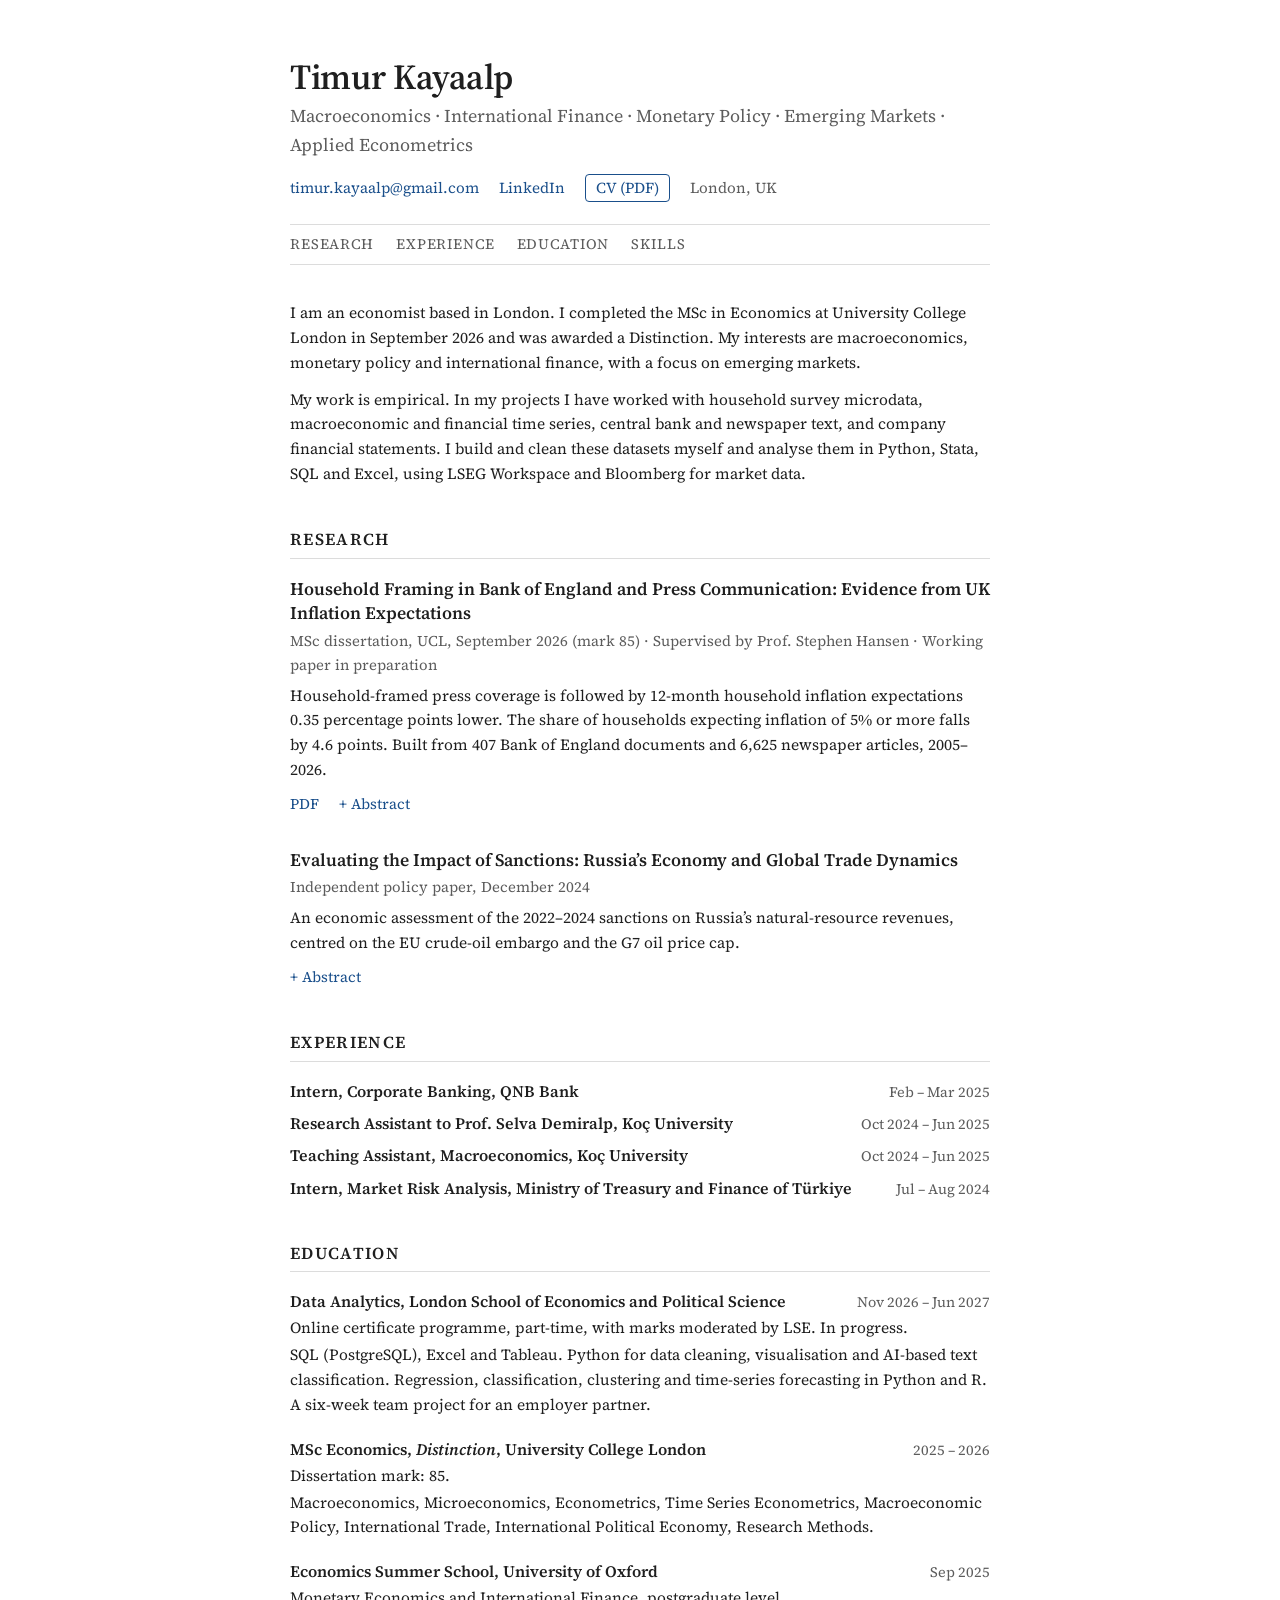
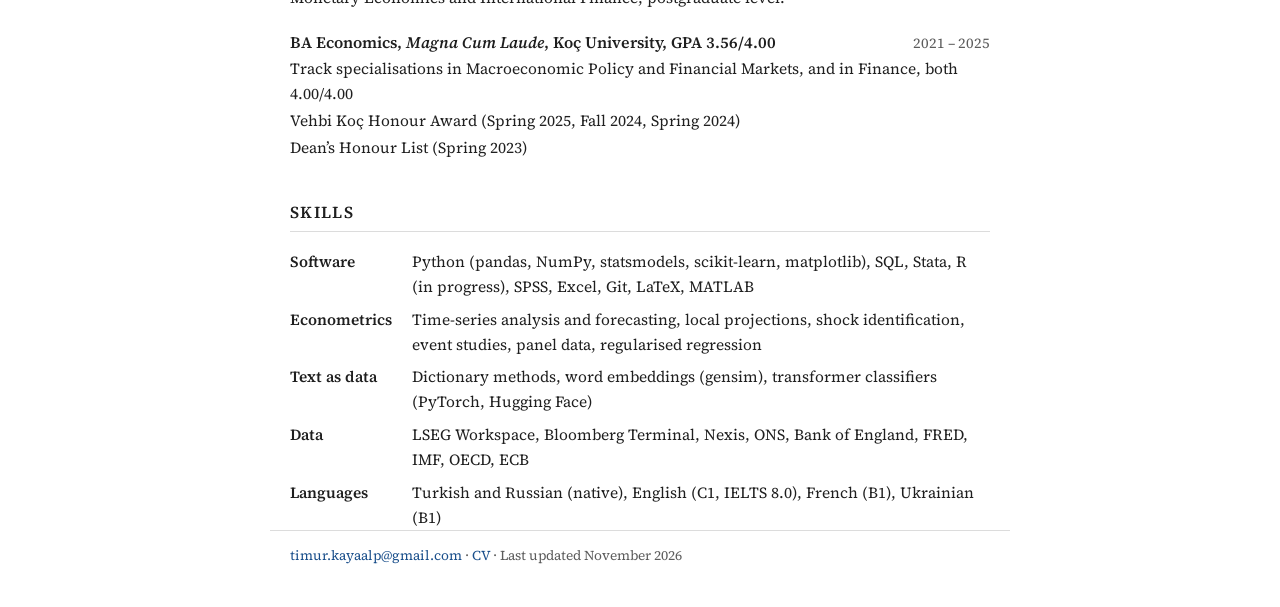
<file: index.html>
<!doctype html>
<html lang="en-GB">
<head>
<meta charset="utf-8">
<meta name="viewport" content="width=device-width, initial-scale=1">
<title>Timur Kayaalp | Economist</title>
<meta name="description" content="Timur Kayaalp, economist in London. MSc Economics, UCL. Research on central bank communication, household inflation expectations and applied time-series econometrics.">
<meta name="author" content="Timur Kayaalp">
<link rel="canonical" href="https://timurkayaalp.com/">
<link rel="icon" href="favicon.svg" type="image/svg+xml">

<meta property="og:type" content="profile">
<meta property="og:title" content="Timur Kayaalp | Economist">
<meta property="og:description" content="MSc Economics, UCL. Research on central bank communication and household inflation expectations.">
<meta property="og:url" content="https://timurkayaalp.com/">
<meta property="og:site_name" content="Timur Kayaalp">
<meta property="og:locale" content="en_GB">
<meta name="twitter:card" content="summary">

<script type="application/ld+json">
{
  "@context": "https://schema.org",
  "@type": "Person",
  "name": "Timur Kayaalp",
  "url": "https://timurkayaalp.com/",
  "email": "mailto:timur.kayaalp@gmail.com",
  "jobTitle": "Economist",
  "address": { "@type": "PostalAddress", "addressLocality": "London", "addressCountry": "GB" },
  "alumniOf": [
    { "@type": "CollegeOrUniversity", "name": "University College London" },
    { "@type": "CollegeOrUniversity", "name": "Koç University" }
  ],
  "knowsAbout": ["Macroeconomics", "Monetary policy", "Central bank communication", "Inflation expectations", "Applied econometrics", "Emerging markets"],
  "sameAs": ["https://www.linkedin.com/in/timurkayaalp/"]
}
</script>

<link rel="preconnect" href="https://fonts.googleapis.com">
<link rel="preconnect" href="https://fonts.gstatic.com" crossorigin>
<link href="https://fonts.googleapis.com/css2?family=Source+Serif+4:ital,opsz,wght@0,8..60,400;0,8..60,600;1,8..60,400&display=swap" rel="stylesheet">
<link rel="stylesheet" href="style.css">
</head>
<body>
<a class="skip" href="#main">Skip to content</a>

<header class="site-header">
  <div class="wrap">
    <h1>Timur Kayaalp</h1>
    <p class="tagline">Macroeconomics &middot; International Finance &middot; Monetary Policy &middot; Emerging Markets &middot; Applied Econometrics</p>
    <ul class="contact">
      <li><a href="mailto:timur.kayaalp@gmail.com">timur.kayaalp@gmail.com</a></li>
      <li><a href="https://www.linkedin.com/in/timurkayaalp/">LinkedIn</a></li>
      <li><a class="button" href="cv/Kayaalp_Timur_CV.pdf">CV (PDF)</a></li>
      <li class="place">London, UK</li>
    </ul>
    <nav aria-label="Sections">
      <a href="#research">Research</a>
      <a href="#experience">Experience</a>
      <a href="#education">Education</a>
      <a href="#skills">Skills</a>
    </nav>
  </div>
</header>

<main id="main" class="wrap">

<section id="about" aria-label="About">
  <p>I am an economist based in London. I completed the MSc in Economics at University College London in September 2026 and was awarded a Distinction. My interests are macroeconomics, monetary policy and international finance, with a focus on emerging markets.</p>
  <p>My work is empirical. In my projects I have worked with household survey microdata, macroeconomic and financial time series, central bank and newspaper text, and company financial statements. I build and clean these datasets myself and analyse them in Python, Stata, SQL and Excel, using LSEG Workspace and Bloomberg for market data.</p>
</section>

<section id="research">
  <h2>Research</h2>

  <article class="paper">
    <h3><a href="papers/Kayaalp_2026_Household-Framing.pdf">Household Framing in Bank of England and Press Communication: Evidence from UK Inflation Expectations</a></h3>
    <p class="meta">MSc dissertation, UCL, September 2026 (mark 85) &middot; Supervised by Prof. Stephen Hansen &middot; Working paper in preparation</p>
    <p class="summary">Household-framed press coverage is followed by 12-month household inflation expectations 0.35 percentage points lower. The share of households expecting inflation of 5% or more falls by 4.6 points. Built from 407 Bank of England documents and 6,625 newspaper articles, 2005&ndash;2026.</p>
    <p class="links"><a href="papers/Kayaalp_2026_Household-Framing.pdf">PDF</a></p>
    <details>
      <summary>Abstract</summary>
      <p>Between 2005 and 2026 the mean UK household inflation expectation was 2.97% against realised inflation of 2.89%. Behind that mean, 22% of households expected inflation above 5%. Anchoring is therefore a property of the average household and not of the distribution behind it. This dissertation measures the audience a message addresses, not only its hawkish or dovish direction. Four measures are built from Bank of England documents and 6,625 newspaper articles across five national titles, monthly from November 2005 to July 2026, and their surprise component is traced through lag-augmented local projections, identified with a policy shock built on the Committee&rsquo;s own projections and a sign rotation that separates stance from information.</p>
      <p>The audience measures move household expectations, while the direction measures do not. Household-framed press coverage is followed by expectations 0.35 percentage points lower a year ahead, and Bank text by 0.26. The response is concentrated in the tails: framing shrinks the share expecting 5% or more by 4.6 points. The effect is largest when coverage is light, falling from 0.68 to 0.12 percentage points as attention rises.</p>
    </details>
  </article>

  <article class="paper">
    <h3>Evaluating the Impact of Sanctions: Russia&rsquo;s Economy and Global Trade Dynamics</h3>
    <p class="meta">Independent policy paper, December 2024</p>
    <p class="summary">An economic assessment of the 2022&ndash;2024 sanctions on Russia&rsquo;s natural-resource revenues, centred on the EU crude-oil embargo and the G7 oil price cap.</p>
    <details>
      <summary>Abstract</summary>
      <p>This paper assesses how effective the 2022&ndash;2024 sanctions have been in reducing natural-resource revenues, focusing on the EU crude-oil embargo and the G7 oil price cap alongside SWIFT exclusions and export controls. It traces the macroeconomic adjustment, from the exchange rate and the policy-rate path to fiscal stimulus and the rerouting of energy exports to new markets.</p>
    </details>
  </article>
</section>

<section id="experience">
  <h2>Experience</h2>

  <div class="entry">
    <div class="entry-head">
      <h3>Intern, Corporate Banking, QNB Bank</h3>
      <span class="when">Feb &ndash; Mar 2025</span>
    </div>
  </div>

  <div class="entry">
    <div class="entry-head">
      <h3>Research Assistant to Prof. Selva Demiralp, Ko&ccedil; University</h3>
      <span class="when">Oct 2024 &ndash; Jun 2025</span>
    </div>
  </div>

  <div class="entry">
    <div class="entry-head">
      <h3>Teaching Assistant, Macroeconomics, Ko&ccedil; University</h3>
      <span class="when">Oct 2024 &ndash; Jun 2025</span>
    </div>
  </div>

  <div class="entry">
    <div class="entry-head">
      <h3>Intern, Market Risk Analysis, Ministry of Treasury and Finance of T&uuml;rkiye</h3>
      <span class="when">Jul &ndash; Aug 2024</span>
    </div>
  </div>
</section>

<section id="education">
  <h2>Education</h2>

  <div class="entry">
    <div class="entry-head">
      <h3>Data Analytics, London School of Economics and Political Science</h3>
      <span class="when">Nov 2026 &ndash; Jun 2027</span>
    </div>
    <p>Online certificate programme, part-time, with marks moderated by LSE. In progress.</p>
    <p>SQL (PostgreSQL), Excel and Tableau. Python for data cleaning, visualisation and AI-based text classification. Regression, classification, clustering and time-series forecasting in Python and R. A six-week team project for an employer partner.</p>
  </div>

  <div class="entry">
    <div class="entry-head">
      <h3>MSc Economics, <em>Distinction</em>, University College London</h3>
      <span class="when">2025 &ndash; 2026</span>
    </div>
    <p>Dissertation mark: 85.</p>
    <p>Macroeconomics, Microeconomics, Econometrics, Time Series Econometrics, Macroeconomic Policy, International Trade, International Political Economy, Research Methods.</p>
  </div>

  <div class="entry">
    <div class="entry-head">
      <h3>Economics Summer School, University of Oxford</h3>
      <span class="when">Sep 2025</span>
    </div>
    <p>Monetary Economics and International Finance, postgraduate level.</p>
  </div>

  <div class="entry">
    <div class="entry-head">
      <h3>BA Economics, <em>Magna Cum Laude</em>, Ko&ccedil; University, GPA 3.56/4.00</h3>
      <span class="when">2021 &ndash; 2025</span>
    </div>
    <p>Track specialisations in Macroeconomic Policy and Financial Markets, and in Finance, both 4.00/4.00</p>
    <p>Vehbi Ko&ccedil; Honour Award (Spring 2025, Fall 2024, Spring 2024)</p>
    <p>Dean&rsquo;s Honour List (Spring 2023)</p>
  </div>
</section>

<section id="skills">
  <h2>Skills</h2>
  <dl class="skills">
    <dt>Software</dt>
    <dd>Python (pandas, NumPy, statsmodels, scikit-learn, matplotlib), SQL, Stata, R (in progress), SPSS, Excel, Git, LaTeX, MATLAB</dd>
    <dt>Econometrics</dt>
    <dd>Time-series analysis and forecasting, local projections, shock identification, event studies, panel data, regularised regression</dd>
    <dt>Text as data</dt>
    <dd>Dictionary methods, word embeddings (gensim), transformer classifiers (PyTorch, Hugging Face)</dd>
    <dt>Data</dt>
    <dd>LSEG Workspace, Bloomberg Terminal, Nexis, ONS, Bank of England, FRED, IMF, OECD, ECB</dd>
    <dt>Languages</dt>
    <dd>Turkish and Russian (native), English (C1, IELTS 8.0), French (B1), Ukrainian (B1)</dd>
  </dl>
</section>

</main>

<footer class="wrap">
  <p><a href="mailto:timur.kayaalp@gmail.com">timur.kayaalp@gmail.com</a> &middot; <a href="cv/Kayaalp_Timur_CV.pdf">CV</a> &middot; Last updated November 2026</p>
</footer>

</body>
</html>
</file>
<file: style.css>
:root {
  --text: #1f1f1f;
  --muted: #5c5c5c;
  --link: #1a4f8b;
  --link-hover: #0f3460;
  --rule: #dcdcdc;
  --bg: #ffffff;
  --panel: #f6f5f2;
  --focus: #e0a526;
}
@media (prefers-color-scheme: dark) {
  :root {
    --text: #e6e6e6;
    --muted: #a6a6a6;
    --link: #8db8ea;
    --link-hover: #b9d4f3;
    --rule: #383838;
    --bg: #161616;
    --panel: #1f1f1f;
    --focus: #e0a526;
  }
}

* { box-sizing: border-box; }

html { scroll-behavior: smooth; }
@media (prefers-reduced-motion: reduce) {
  html { scroll-behavior: auto; }
}

body {
  margin: 0;
  background: var(--bg);
  color: var(--text);
  font-family: "Source Serif 4", Georgia, "Times New Roman", serif;
  font-size: 18px;
  line-height: 1.6;
  -webkit-text-size-adjust: 100%;
}

.wrap {
  max-width: 740px;
  margin: 0 auto;
  padding-left: 20px;
  padding-right: 20px;
}

a { color: var(--link); text-decoration: none; }
a:hover { color: var(--link-hover); text-decoration: underline; text-underline-offset: 2px; }
a:focus-visible, summary:focus-visible {
  outline: 2px solid var(--focus);
  outline-offset: 2px;
  border-radius: 2px;
}

.skip {
  position: absolute;
  left: -9999px;
  top: 8px;
  background: var(--bg);
  padding: 6px 10px;
  z-index: 10;
}
.skip:focus { left: 8px; }

/* Header */
.site-header .wrap { padding-top: 56px; }
h1 { font-size: 2.2rem; font-weight: 600; margin: 0 0 4px; letter-spacing: -0.01em; line-height: 1.2; }
.tagline { color: var(--muted); margin: 0 0 14px; }

.contact {
  list-style: none;
  margin: 0;
  padding: 0;
  display: flex;
  flex-wrap: wrap;
  align-items: center;
  gap: 6px 20px;
  font-size: 0.95rem;
}
.contact .place { color: var(--muted); }
.button {
  display: inline-block;
  border: 1px solid var(--link);
  border-radius: 4px;
  padding: 1px 10px;
}
.button:hover { background: var(--link); color: var(--bg); text-decoration: none; }

nav {
  display: flex;
  flex-wrap: wrap;
  gap: 4px 22px;
  margin-top: 22px;
  padding: 8px 0;
  border-top: 1px solid var(--rule);
  border-bottom: 1px solid var(--rule);
  font-size: 0.9rem;
  letter-spacing: 0.06em;
  text-transform: uppercase;
}
nav a { color: var(--muted); }
nav a:hover { color: var(--link); }

/* Sections */
main { padding-top: 8px; }
section { margin-top: 40px; scroll-margin-top: 16px; }
#about { margin-top: 28px; }
h2 {
  font-size: 1.05rem;
  font-weight: 600;
  text-transform: uppercase;
  letter-spacing: 0.08em;
  border-bottom: 1px solid var(--rule);
  padding-bottom: 4px;
  margin: 0 0 18px;
}
section > p { margin: 0 0 12px; font-size: 0.97rem; }

/* Papers */
.paper { margin-bottom: 30px; }
.paper h3 { font-size: 1.1rem; font-weight: 600; margin: 0 0 4px; line-height: 1.4; }
.paper h3 a { color: var(--text); }
.paper h3 a:hover { color: var(--link); }
.meta { color: var(--muted); font-size: 0.93rem; margin: 0 0 6px; }
.summary { margin: 0 0 6px; font-size: 0.97rem; }
.links { display: inline-block; margin: 0 16px 0 0; font-size: 0.93rem; }

details { display: inline; }
details summary {
  cursor: pointer;
  font-size: 0.93rem;
  color: var(--link);
  display: inline;
  list-style: none;
}
details summary::-webkit-details-marker { display: none; }
details summary::before { content: "+ "; }
details[open] summary::before { content: "\2212  "; }
details[open] {
  display: block;
  margin-top: 4px;
}
details[open] summary { display: inline-block; margin-bottom: 8px; }
details p {
  margin: 0 0 10px;
  padding-left: 14px;
  border-left: 2px solid var(--rule);
  font-size: 0.97rem;
}

/* Experience and education */
.entry { margin-bottom: 20px; }
.entry-head {
  display: flex;
  justify-content: space-between;
  align-items: baseline;
  gap: 4px 16px;
  flex-wrap: wrap;
}
.entry h3 { font-size: 1rem; font-weight: 600; margin: 0; line-height: 1.4; }
.when { color: var(--muted); font-size: 0.9rem; white-space: nowrap; font-variant-numeric: tabular-nums; }
.entry p { margin: 2px 0 0; font-size: 0.97rem; }
#experience .entry { margin-bottom: 8px; }

/* Skills */
.skills {
  display: grid;
  grid-template-columns: max-content 1fr;
  gap: 8px 20px;
  margin: 0;
  font-size: 0.97rem;
}
.skills dt { font-weight: 600; }
.skills dd { margin: 0; }

footer {
  margin-top: 56px;
  padding-top: 14px;
  padding-bottom: 40px;
  border-top: 1px solid var(--rule);
  color: var(--muted);
  font-size: 0.85rem;
}
footer p { margin: 0; }

@media (max-width: 560px) {
  body { font-size: 17px; }
  .site-header .wrap { padding-top: 36px; }
  h1 { font-size: 1.85rem; }
  .skills { grid-template-columns: 1fr; gap: 0; }
  .skills dd { margin-bottom: 10px; }
  nav { gap: 4px 16px; }
}

/* Printing the page gives a clean, link-free copy */
@media print {
  body { font-size: 11pt; color: #000; background: #fff; }
  nav, .skip, .button, .links { display: none; }
  details > p { display: block; }
  a { color: #000; }
  section { break-inside: avoid-page; }
}
</file>
